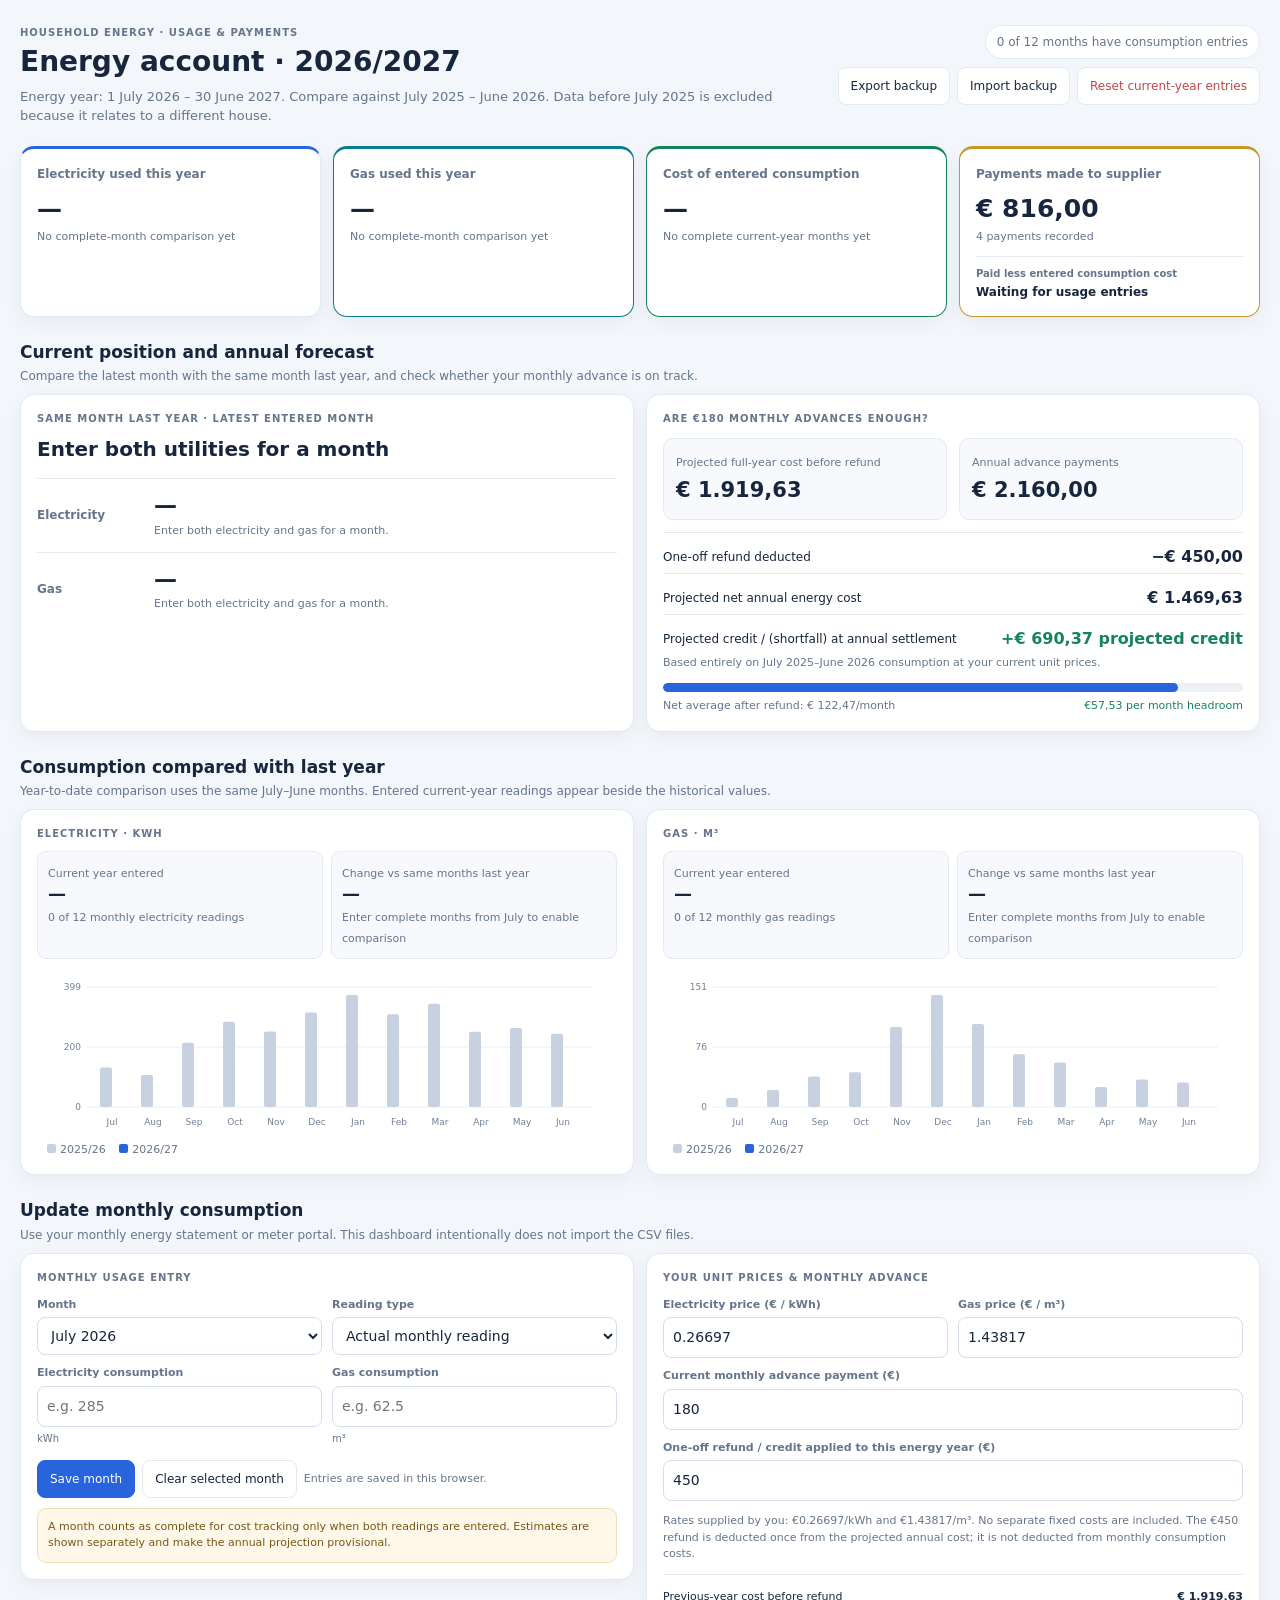
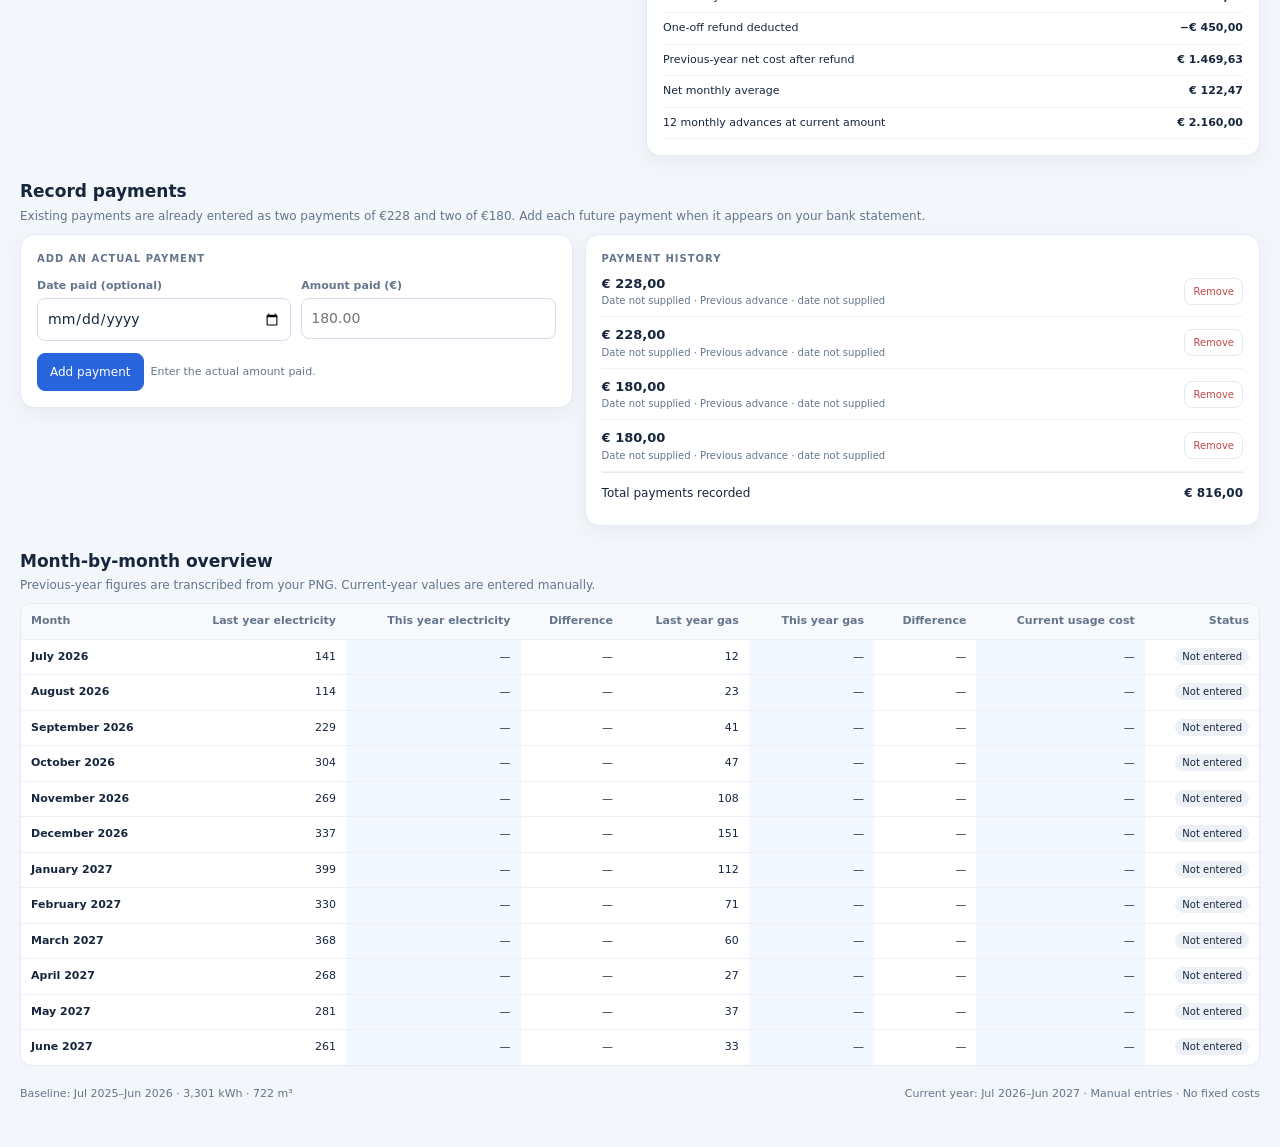
<file: Energy use/index.html>
<!doctype html>
<html lang="en">
<head>
<meta charset="utf-8"><meta name="viewport" content="width=device-width,initial-scale=1">
<title>Household Energy Account</title><link rel="stylesheet" href="styles.css">
</head>
<body><main class="wrap">
<header class="top">
 <div><div class="eyebrow">Household energy · usage & payments</div><h1>Energy account · 2026/2027</h1>
 <p class="sub">Energy year: 1 July 2026 – 30 June 2027. Compare against July 2025 – June 2026. Data before July 2025 is excluded because it relates to a different house.</p></div>
 <div class="top-actions"><span class="status" id="status">Loading account…</span><div class="actions"><button id="export">Export backup</button><button id="import">Import backup</button><button class="danger" id="reset">Reset current-year entries</button><input id="file" type="file" accept="application/json" hidden></div></div>
</header>
<section class="grid kpis">
 <article class="card kpi"><div class="label">Electricity used this year</div><div class="big" id="ekpi">—</div><div class="foot" id="efoot">Previous year: 3,301 kWh</div></article>
 <article class="card kpi gas"><div class="label">Gas used this year</div><div class="big" id="gkpi">—</div><div class="foot" id="gfoot">Previous year: 722 m³</div></article>
 <article class="card kpi cost"><div class="label">Cost of entered consumption</div><div class="big" id="ckpi">—</div><div class="foot" id="cfoot">Calculated from complete months</div></article>
 <article class="card kpi paid"><div class="label">Payments made to supplier</div><div class="big" id="pkpi">€816.00</div><div class="foot" id="pfoot">4 payments recorded</div><div class="paid-balance"><span>Paid less entered consumption cost</span><strong id="balance">Waiting for usage entries</strong></div></article>
</section>
<section class="section-head"><h2>Current position and annual forecast</h2><p>Compare the latest month with the same month last year, and check whether your monthly advance is on track.</p></section>
<section class="grid account-grid">
 <article class="card monthly-compare">
  <div class="tag">Same month last year · latest entered month</div>
  <div class="compare-month" id="compareMonth">No current-year month entered yet</div>
  <div class="yoy-row">
   <div class="yoy-label">Electricity</div><div><strong id="emom">—</strong><div class="foot" id="emomsub">Enter a monthly electricity reading.</div></div>
  </div>
  <div class="yoy-row">
   <div class="yoy-label">Gas</div><div><strong id="gmom">—</strong><div class="foot" id="gmomsub">Enter a monthly gas reading.</div></div>
  </div>
 </article>
 <article class="card forecast">
  <div class="tag">Are €180 monthly advances enough?</div>
  <div class="forecast-main"><div><span class="foot">Projected full-year cost before refund</span><strong id="projected">€1,919.63</strong></div><div><span class="foot">Annual advance payments</span><strong id="annualAdvance">€2,160.00</strong></div></div>
  <div class="balance-line"><span>One-off refund deducted</span><strong id="refundApplied">−€450.00</strong></div>
  <div class="balance-line"><span>Projected net annual energy cost</span><strong id="projectedNetCost">€1,469.63</strong></div>
  <div class="balance-line"><span>Projected credit / (shortfall) at annual settlement</span><strong id="projectionBalance">+€690.37</strong></div>
  <div class="foot" id="projectionBasis">Based on previous year's consumption at your current unit prices, because no current-year readings have been entered yet.</div>
  <div class="meter"><span id="meterFill"></span></div>
  <div class="smallrow"><span id="monthlyAverage">Expected average: €159.97/month</span><span id="paymentVerdict" class="good">€180 appears sufficient</span></div>
 </article>
</section>
<section class="section-head"><h2>Consumption compared with last year</h2><p>Year-to-date comparison uses the same July–June months. Entered current-year readings appear beside the historical values.</p></section>
<section class="grid two">
 <article class="card"><div class="tag">Electricity · kWh</div><div class="compare"><div><span class="foot">Current year entered</span><strong id="eytd">—</strong><span class="foot" id="eytdsub">No entries yet</span></div><div><span class="foot">Change vs same months last year</span><strong id="echg">—</strong><span class="foot" id="echgsub">Waiting for entries</span></div></div><svg id="echart" class="chart" viewBox="0 0 540 175" role="img" aria-label="Electricity comparison by month"></svg><div class="legend"><i class="swatch old"></i>2025/26 <i class="swatch new"></i>2026/27</div></article>
 <article class="card"><div class="tag">Gas · m³</div><div class="compare"><div><span class="foot">Current year entered</span><strong id="gytd">—</strong><span class="foot" id="gytdsub">No entries yet</span></div><div><span class="foot">Change vs same months last year</span><strong id="gchg">—</strong><span class="foot" id="gchgsub">Waiting for entries</span></div></div><svg id="gchart" class="chart" viewBox="0 0 540 175" role="img" aria-label="Gas comparison by month"></svg><div class="legend"><i class="swatch old"></i>2025/26 <i class="swatch new"></i>2026/27</div></article>
</section>
<section class="section-head"><h2>Update monthly consumption</h2><p>Use your monthly energy statement or meter portal. This dashboard intentionally does not import the CSV files.</p></section>
<section class="grid input-grid">
 <article class="card">
  <div class="tag">Monthly usage entry</div>
  <div class="fieldgrid">
   <div class="field"><label for="month">Month</label><select id="month"></select></div>
   <div class="field"><label for="quality">Reading type</label><select id="quality"><option value="complete">Actual monthly reading</option><option value="estimate">Estimate / partial month</option></select></div>
   <div class="field"><label for="elec">Electricity consumption</label><input id="elec" type="number" min="0" step="0.01" placeholder="e.g. 285"><small>kWh</small></div>
   <div class="field"><label for="gas">Gas consumption</label><input id="gas" type="number" min="0" step="0.001" placeholder="e.g. 62.5"><small>m³</small></div>
  </div>
  <div class="actions"><button class="primary" id="save">Save month</button><button id="clear">Clear selected month</button><span class="foot" id="feedback">Entries are saved in this browser.</span></div>
  <p class="note">A month counts as complete for cost tracking only when both readings are entered. Estimates are shown separately and make the annual projection provisional.</p>
 </article>
 <article class="card">
  <div class="tag">Your unit prices & monthly advance</div>
  <div class="fieldgrid">
   <div class="field"><label for="erate">Electricity price (€ / kWh)</label><input id="erate" type="number" min="0" step="0.00001"></div>
   <div class="field"><label for="grate">Gas price (€ / m³)</label><input id="grate" type="number" min="0" step="0.00001"></div>
   <div class="field wide"><label for="advance">Current monthly advance payment (€)</label><input id="advance" type="number" min="0" step="0.01"></div>
   <div class="field wide"><label for="refund">One-off refund / credit applied to this energy year (€)</label><input id="refund" type="number" min="0" step="0.01"></div>
  </div>
  <p class="foot">Rates supplied by you: €0.26697/kWh and €1.43817/m³. No separate fixed costs are included. The €450 refund is deducted once from the projected annual cost; it is not deducted from monthly consumption costs.</p>
  <div class="mini-summary"><div><span>Previous-year cost before refund</span><b id="baselineCost">€1,919.63</b></div><div><span>One-off refund deducted</span><b id="baselineRefund">−€450.00</b></div><div><span>Previous-year net cost after refund</span><b id="baselineNetCost">€1,469.63</b></div><div><span>Net monthly average</span><b id="baselineMonthly">€122.47</b></div><div><span>12 monthly advances at current amount</span><b id="annualPlan">€2,160.00</b></div></div>
 </article>
</section>
<section class="section-head"><h2>Record payments</h2><p>Existing payments are already entered as two payments of €228 and two of €180. Add each future payment when it appears on your bank statement.</p></section>
<section class="grid payments-grid">
 <article class="card">
  <div class="tag">Add an actual payment</div>
  <div class="fieldgrid">
   <div class="field"><label for="paymentDate">Date paid (optional)</label><input id="paymentDate" type="date"></div>
   <div class="field"><label for="paymentAmount">Amount paid (€)</label><input id="paymentAmount" type="number" min="0.01" step="0.01" placeholder="180.00"></div>
  </div>
  <div class="actions"><button class="primary" id="addPayment">Add payment</button><span id="paymentFeedback" class="foot">Enter the actual amount paid.</span></div>
 </article>
 <article class="card">
  <div class="tag">Payment history</div>
  <div id="paymentList" class="payment-list"></div>
  <div class="payment-total"><span>Total payments recorded</span><strong id="paymentGrandTotal">€816.00</strong></div>
 </article>
</section>
<section class="section-head"><h2>Month-by-month overview</h2><p>Previous-year figures are transcribed from your PNG. Current-year values are entered manually.</p></section>
<div class="tablewrap"><table class="table"><thead><tr><th>Month</th><th>Last year electricity</th><th class="current">This year electricity</th><th>Difference</th><th>Last year gas</th><th class="current">This year gas</th><th>Difference</th><th class="current">Current usage cost</th><th>Status</th></tr></thead><tbody id="rows"></tbody></table></div>
<footer class="footer"><span>Baseline: Jul 2025–Jun 2026 · 3,301 kWh · 722 m³</span><span>Current year: Jul 2026–Jun 2027 · Manual entries · No fixed costs</span></footer>
</main><script src="app.js" defer></script></body></html>
</file>
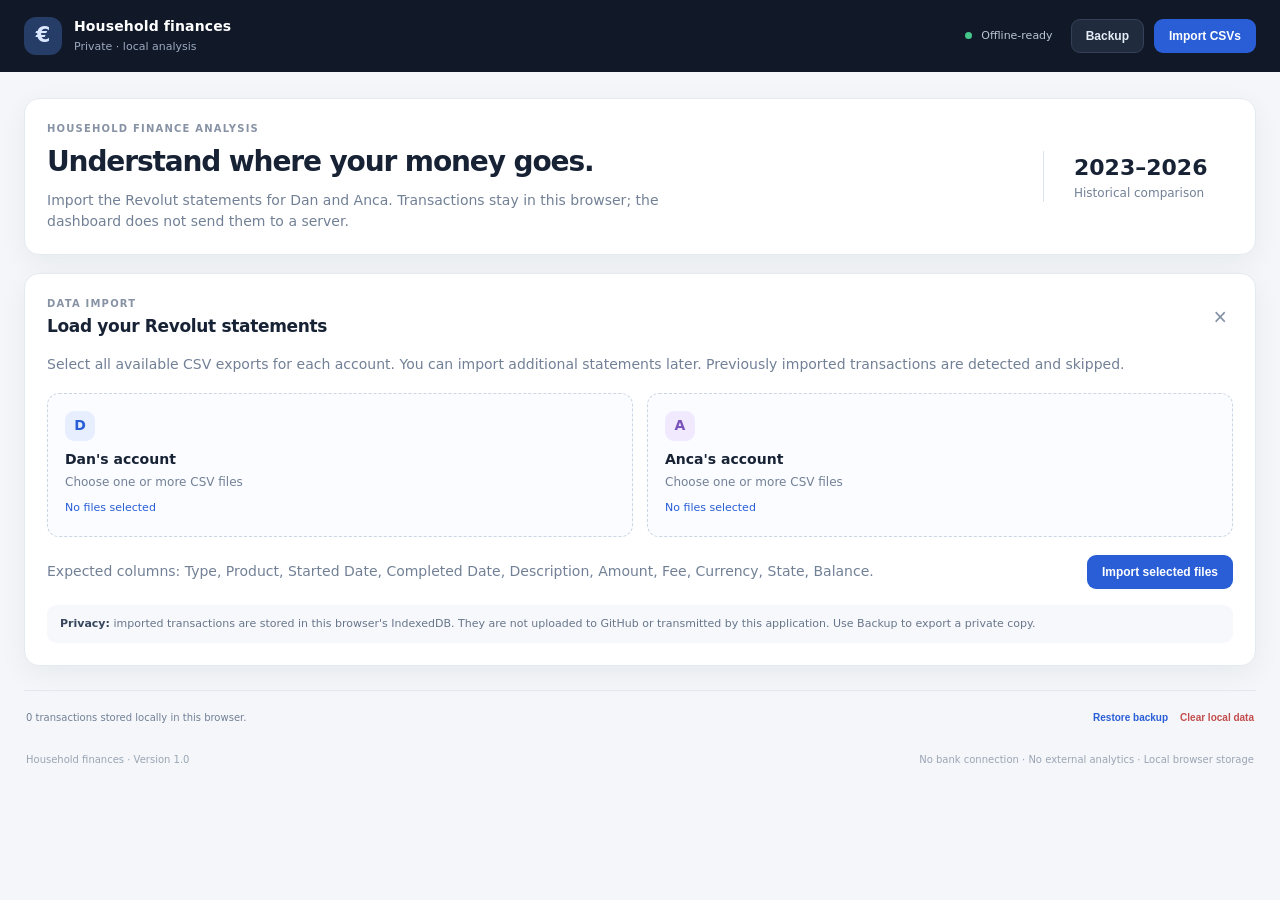
<file: Finances/index.html>
<!doctype html>
<html lang="en">
<head>
  <meta charset="utf-8">
  <meta name="viewport" content="width=device-width, initial-scale=1">
  <meta name="theme-color" content="#111827">
  <title>Household finances</title>
  <link rel="stylesheet" href="styles.css">
</head>
<body>
  <header class="topbar">
    <div class="brand">
      <div class="brand-mark">€</div>
      <div><strong>Household finances</strong><span>Private · local analysis</span></div>
    </div>
    <div class="top-actions">
      <span class="connection"><i></i> Offline-ready</span>
      <button class="button button-quiet" id="backupBtn">Backup</button>
      <button class="button button-primary" id="showImportBtn">Import CSVs</button>
    </div>
  </header>

  <main class="shell">
    <section class="welcome panel" id="welcomePanel">
      <div class="welcome-copy">
        <div class="eyebrow">HOUSEHOLD FINANCE ANALYSIS</div>
        <h1>Understand where your money goes.</h1>
        <p>Import the Revolut statements for Dan and Anca. Transactions stay in this browser; the dashboard does not send them to a server.</p>
      </div>
      <div class="welcome-stat"><strong>2023–2026</strong><span>Historical comparison</span></div>
    </section>

    <section class="import-panel panel" id="importPanel">
      <div class="section-heading">
        <div><div class="eyebrow">DATA IMPORT</div><h2>Load your Revolut statements</h2></div>
        <button class="icon-button" id="closeImportBtn" aria-label="Close import panel">×</button>
      </div>
      <p class="muted">Select all available CSV exports for each account. You can import additional statements later. Previously imported transactions are detected and skipped.</p>
      <div class="import-grid">
        <label class="file-drop">
          <span class="file-icon">D</span><strong>Dan's account</strong>
          <span>Choose one or more CSV files</span>
          <input type="file" id="danFiles" accept=".csv,text/csv" multiple>
          <small id="danFileNames">No files selected</small>
        </label>
        <label class="file-drop">
          <span class="file-icon anca">A</span><strong>Anca's account</strong>
          <span>Choose one or more CSV files</span>
          <input type="file" id="ancaFiles" accept=".csv,text/csv" multiple>
          <small id="ancaFileNames">No files selected</small>
        </label>
      </div>
      <div class="import-footer">
        <span id="importMessage" class="muted">Expected columns: Type, Product, Started Date, Completed Date, Description, Amount, Fee, Currency, State, Balance.</span>
        <button class="button button-primary" id="importBtn">Import selected files</button>
      </div>
      <div class="import-note"><strong>Privacy:</strong> imported transactions are stored in this browser's IndexedDB. They are not uploaded to GitHub or transmitted by this application. Use Backup to export a private copy.</div>
    </section>

    <section id="workspace" hidden>
      <div class="workspace-head">
        <div><div class="eyebrow">YOUR HOUSEHOLD</div><h1>Financial overview</h1><p id="dataStatus" class="muted">No transactions imported yet.</p></div>
        <div class="head-filters">
          <label>Account<select id="accountFilter"><option value="all">Household · both accounts</option><option value="Dan">Dan</option><option value="Anca">Anca</option></select></label>
          <label>Period<input type="month" id="periodFilter"></label>
        </div>
      </div>

      <nav class="tabs" aria-label="Dashboard sections">
        <button class="tab active" data-tab="overview">Overview</button>
        <button class="tab" data-tab="compare">Comparisons</button>
        <button class="tab" data-tab="projects">Projects & incidental</button>
        <button class="tab" data-tab="rules">Rules</button>
        <button class="tab" data-tab="transactions">Transactions <span id="reviewBadge" class="tab-badge">0</span></button>
        <button class="tab" data-tab="forecast">Savings forecast</button>
      </nav>

      <section class="page active" id="page-overview">
        <div class="kpi-grid">
          <article class="kpi-card"><span>Income this period</span><strong id="kpiIncome">€0</strong><small id="kpiIncomeSub">Completed income transactions</small></article>
          <article class="kpi-card"><span>Net expenses</span><strong id="kpiExpenses">€0</strong><small id="kpiExpensesSub">Expenses less refunds</small></article>
          <article class="kpi-card"><span>Investments</span><strong id="kpiInvestments">€0</strong><small>Shown separately from consumption</small></article>
          <article class="kpi-card accent"><span>Cash flow after expenses</span><strong id="kpiNet">€0</strong><small>Income less expenses and investments</small></article>
        </div>
        <div class="content-grid">
          <article class="panel wide">
            <div class="section-heading"><div><div class="eyebrow">WHAT CHANGED?</div><h2>Category comparison</h2></div><select id="overviewMetric"><option value="expense">Expenses</option><option value="income">Income</option></select></div>
            <p class="muted" id="overviewPeriodNote">Compared with the same period last year and the historical average.</p>
            <div id="overviewComparison" class="comparison-list empty-state">Import statements to see category comparisons.</div>
            <button class="text-button" data-goto="compare">Open full comparison →</button>
          </article>
          <article class="panel">
            <div class="eyebrow">ATTENTION</div><h2>What needs review?</h2>
            <div class="review-summary">
              <div><strong id="reviewCount">0</strong><span>Unclassified transfers</span></div>
              <div><strong id="incidentalCount">0</strong><span>Incidental candidates</span></div>
              <div><strong id="pendingCount">0</strong><span>Pending / reverted rows</span></div>
            </div>
            <div id="attentionNotes" class="attention-notes"></div>
            <button class="text-button" data-goto="transactions">Review transactions →</button>
          </article>
        </div>
        <article class="panel insight-panel">
          <div class="section-heading"><div><div class="eyebrow">AUTOMATIC INSIGHTS</div><h2>Things worth noticing</h2></div><span class="muted small">Based on imported completed transactions</span></div>
          <div id="insights" class="insight-grid"><div class="empty-state">Insights appear after importing transactions.</div></div>
        </article>
      </section>

      <section class="page" id="page-compare">
        <div class="page-intro"><div><div class="eyebrow">HISTORICAL ANALYSIS</div><h2>Compare like with like</h2><p class="muted">The selected month is compared with the same calendar month in the previous year and the average of available earlier years. An incomplete latest month uses the same day-of-month cutoff for every year.</p></div>
          <label class="inline-select">Measure<select id="compareMetric"><option value="expense">Expenses</option><option value="income">Income</option></select></label>
        </div>
        <div class="kpi-grid compact">
          <article class="kpi-card"><span>Selected period</span><strong id="compareCurrent">€0</strong><small id="compareCurrentSub">Current period</small></article>
          <article class="kpi-card"><span>Same period last year</span><strong id="compareLastYear">—</strong><small id="compareLastYearSub">Year-on-year baseline</small></article>
          <article class="kpi-card"><span>Previous years' average</span><strong id="compareAverage">—</strong><small id="compareAverageSub">Available historical years</small></article>
          <article class="kpi-card accent"><span>Difference vs last year</span><strong id="compareDelta">—</strong><small id="compareDeltaSub">Absolute and percentage difference</small></article>
        </div>
        <article class="panel">
          <div class="section-heading"><div><div class="eyebrow">BY CATEGORY</div><h2>Where the difference comes from</h2></div><span id="historyYears" class="muted small"></span></div>
          <div id="comparisonTable" class="table-wrap"><div class="empty-state">Import data to calculate historical comparisons.</div></div>
        </article>
        <div class="note-box">Comparison years are included only when the selected account has transaction data in that calendar month. A missing historical year is not treated as zero.</div>
      </section>

      <section class="page" id="page-projects">
        <div class="page-intro"><div><div class="eyebrow">EXCEPTIONAL SPENDING</div><h2>Projects & incidental expenses</h2><p class="muted">Keep everyday categories intact while grouping trips, renovations and other time-limited spending into projects.</p></div></div>
        <div class="content-grid">
          <article class="panel wide"><div class="section-heading"><div><div class="eyebrow">PROJECTS</div><h2>Spending by project</h2></div><button class="button button-secondary" data-goto="rules">Create a project rule</button></div><div id="projectSummary" class="project-grid"><div class="empty-state">Add a project label through a rule or transaction override.</div></div></article>
          <article class="panel"><div class="eyebrow">DETECTION SETTINGS</div><h2>Incidental candidates</h2><p class="muted small">Suggestions are based on how often a merchant appears in the selected year. They do not change the category automatically.</p>
            <label class="form-label">Maximum transactions per merchant / year<input type="number" id="incidentalMax" min="1" max="12" value="2"></label>
            <label class="form-label">Minimum total amount (€)<input type="number" id="incidentalMin" min="0" step="5" value="75"></label>
            <button class="button button-secondary" id="saveIncidental">Update detection</button>
          </article>
        </div>
        <article class="panel"><div class="section-heading"><div><div class="eyebrow">SUGGESTIONS</div><h2>Possible one-time or limited expenses</h2></div><span class="muted small" id="incidentalPeriod"></span></div><div id="incidentalList" class="table-wrap"><div class="empty-state">Import transactions to detect incidental expenses.</div></div></article>
      </section>

      <section class="page" id="page-rules">
        <div class="page-intro"><div><div class="eyebrow">AUTOMATIC CLASSIFICATION</div><h2>Rules that fit your life</h2><p class="muted">Create rules from merchant names, dates, accounts, transaction types and amounts. Newer matching rules take precedence for fields they set. Individual transaction overrides always take priority.</p></div></div>
        <article class="panel">
          <div class="section-heading"><div><div class="eyebrow">NEW RULE</div><h2>Create an automatic rule</h2></div></div>
          <form id="ruleForm" class="rule-form">
            <label class="form-label">Rule name<input name="name" required placeholder="Summer holiday 2026"></label>
            <label class="form-label">Account<select name="account"><option value="all">Both accounts</option><option value="Dan">Dan</option><option value="Anca">Anca</option></select></label>
            <label class="form-label">Description / merchant contains<input name="contains" placeholder="Optional, e.g. Booking.com"></label>
            <label class="form-label">Transaction type<select name="type"><option value="all">Any type</option><option>Card Payment</option><option>Card Refund</option><option>Transfer</option><option>Deposit</option><option>Topup</option><option>Fee</option><option>Exchange</option></select></label>
            <label class="form-label">Date from<input name="dateFrom" type="date"></label>
            <label class="form-label">Date to<input name="dateTo" type="date"></label>
            <label class="form-label">Amount minimum (€)<input name="amountMin" type="number" min="0" step="0.01" placeholder="Optional"></label>
            <label class="form-label">Amount maximum (€)<input name="amountMax" type="number" min="0" step="0.01" placeholder="Optional"></label>
            <label class="form-label">Apply to<select name="direction"><option value="all">All matching transactions</option><option value="expense">Expenses and refunds only</option><option value="income">Income only</option></select></label>
            <label class="form-label">Set category<input name="category" list="categoryOptions" placeholder="Leave blank to keep current category"></label>
            <label class="form-label">Set project / event<input name="project" placeholder="e.g. Summer holiday 2026"></label>
            <label class="form-label">Set treatment<select name="treatment"><option value="">Keep current treatment</option><option value="expense">Expense</option><option value="income">Income</option><option value="refund">Refund</option><option value="internal">Internal transfer</option><option value="investment">Investment</option><option value="review">Needs review</option><option value="exclude">Exclude</option></select></label>
            <label class="form-label">Expense nature<select name="nature"><option value="">Automatic / unchanged</option><option value="ordinary">Normal expense</option><option value="incidental">Incidental / one-time</option><option value="annual">Annual expense</option><option value="limited">Limited recurring</option></select></label>
            <div class="form-actions"><button class="button button-primary" type="submit">Save rule</button><span class="muted small">Example: use a date range with “Expenses only” and a project name to group all holiday spending.</span></div>
          </form>
        </article>
        <article class="panel"><div class="section-heading"><div><div class="eyebrow">YOUR RULES</div><h2>Active classification rules</h2></div><span class="muted small" id="ruleCount">0 rules</span></div><div id="rulesList" class="rules-list"><div class="empty-state">No custom rules yet.</div></div></article>
        <datalist id="categoryOptions"></datalist>
      </section>

      <section class="page" id="page-transactions">
        <div class="page-intro"><div><div class="eyebrow">TRANSACTION REVIEW</div><h2>Find and correct transactions</h2><p class="muted">Search merchants, inspect classifications and override individual transactions. Imported rows are never altered in their original source fields.</p></div><button class="button button-secondary" id="exportCsvBtn">Export filtered CSV</button></div>
        <div class="filter-row">
          <label class="search-field">Search<input type="search" id="transactionSearch" placeholder="Merchant, description or project"></label>
          <label>Category<select id="transactionCategory"><option value="all">All categories</option><option value="__review">Needs review</option></select></label>
          <label>Treatment<select id="transactionTreatment"><option value="all">All treatments</option><option value="expense">Expense</option><option value="income">Income</option><option value="refund">Refund</option><option value="internal">Internal transfer</option><option value="investment">Investment</option><option value="review">Needs review</option><option value="exclude">Excluded</option></select></label>
        </div>
        <div class="table-wrap"><table class="data-table"><thead><tr><th>Date</th><th>Account</th><th>Description</th><th>Amount</th><th>Category / project</th><th>Classification</th><th></th></tr></thead><tbody id="transactionRows"><tr><td colspan="7" class="empty-state">Import statements to view transactions.</td></tr></tbody></table></div>
        <div class="table-footer"><span id="transactionCount" class="muted small">0 transactions</span><div><button class="button button-secondary" id="prevPage">Previous</button><button class="button button-secondary" id="nextPage">Next</button></div></div>
      </section>

      <section class="page" id="page-forecast">
        <div class="page-intro"><div><div class="eyebrow">CASH FLOW PLANNING</div><h2>How much could we safely save?</h2><p class="muted">A forward-looking estimate using your current account balances, the next salary date and recent household spending. Account balances must be entered manually because CSV exports are historical.</p></div></div>
        <div class="forecast-grid">
          <article class="panel"><div class="eyebrow">YOUR INPUTS</div><h2>Cash available now</h2>
            <label class="form-label">Dan's current available balance (€)<input id="balanceDan" type="number" step="0.01" placeholder="Enter current balance"></label>
            <label class="form-label">Anca's current available balance (€)<input id="balanceAnca" type="number" step="0.01" placeholder="Enter current balance"></label>
            <label class="form-label">Next salary date<input id="nextSalaryDate" type="date"></label>
            <label class="form-label">Other income arriving before salary (€)<input id="incomeBeforePayday" type="number" min="0" step="0.01" placeholder="0"></label>
            <label class="form-label">Known payments before salary (€)<input id="upcomingPayments" type="number" min="0" step="0.01" placeholder="0"></label>
            <label class="form-label">Minimum cash reserve (€)<input id="cashReserve" type="number" min="0" step="0.01" placeholder="300"></label>
            <button class="button button-primary" id="saveForecast">Calculate savings potential</button>
          </article>
          <article class="panel forecast-result"><div class="eyebrow">ESTIMATED SAFE SAVINGS</div><h2 id="safeSavings">Enter your balances</h2><p id="forecastStatus" class="muted">The forecast will show how much remains after estimated spending, known payments and your minimum reserve.</p>
            <div class="forecast-breakdown" id="forecastBreakdown"></div>
            <div class="note-box">This is a planning estimate, not a bank balance or a guarantee. The spending rate uses the latest 90 days of imported transactions. Update the CSVs and balances before relying on the result.</div>
          </article>
        </div>
      </section>
    </section>

    <section class="storage-footer" id="storageFooter">
      <span id="storageStatus">Data remains in this browser only.</span>
      <div><button class="text-button" id="restoreBtn">Restore backup</button><button class="text-button danger-text" id="clearDataBtn">Clear local data</button><input type="file" id="restoreFile" accept=".json,application/json" hidden></div>
    </section>
    <footer><span>Household finances · Version 1.0</span><span>No bank connection · No external analytics · Local browser storage</span></footer>
  </main>

  <dialog id="editDialog">
    <form method="dialog" id="editForm">
      <div class="section-heading"><div><div class="eyebrow">MANUAL OVERRIDE</div><h2>Edit transaction classification</h2></div><button class="icon-button" value="cancel" aria-label="Close">×</button></div>
      <p id="editTransactionLabel" class="muted"></p>
      <input type="hidden" id="editId">
      <label class="form-label">Category<select id="editCategory"></select></label>
      <label class="form-label">Project / event<input id="editProject" placeholder="Optional"></label>
      <label class="form-label">Treatment<select id="editTreatment"><option value="auto">Use automatic classification</option><option value="expense">Expense</option><option value="income">Income</option><option value="refund">Refund</option><option value="internal">Internal transfer</option><option value="investment">Investment</option><option value="review">Needs review</option><option value="exclude">Exclude</option></select></label>
      <label class="form-label">Expense nature<select id="editNature"><option value="auto">Automatic detection</option><option value="ordinary">Normal expense</option><option value="incidental">Incidental / one-time</option><option value="annual">Annual expense</option><option value="limited">Limited recurring</option></select></label>
      <div class="dialog-actions"><button class="button button-secondary" id="clearOverrideBtn" type="button">Clear override</button><span></span><button class="button button-primary" id="saveOverrideBtn" type="button">Save override</button></div>
    </form>
  </dialog>
  <script src="app.js"></script>
</body>
</html>
</file>
<file: Energy use/styles.css>
:root{--bg:#f3f6fa;--card:#fff;--ink:#17263d;--muted:#65758b;--line:#e3eaf2;--blue:#2864dc;--teal:#087f8c;--green:#16845b;--red:#c34747;--amber:#a66b10}*{box-sizing:border-box}body{margin:0;background:var(--bg);color:var(--ink);font:14px/1.5 system-ui,"Segoe UI",sans-serif}.wrap{max-width:1280px;margin:auto;padding:25px 20px 45px}.top{display:flex;justify-content:space-between;gap:22px;align-items:flex-start;margin-bottom:20px}.top-actions{min-width:300px;text-align:right}.eyebrow,.tag{font-size:10px;text-transform:uppercase;letter-spacing:.1em;font-weight:800;color:var(--muted)}h1{font-size:28px;line-height:1.2;margin:5px 0 8px}.sub{max-width:760px;color:var(--muted);font-size:13px;margin:0}.status{font-size:12px;background:#fff;border:1px solid var(--line);padding:7px 11px;border-radius:30px;margin-bottom:8px;display:inline-block;color:var(--muted)}.actions{display:flex;gap:7px;flex-wrap:wrap;align-items:center}button{border:1px solid var(--line);border-radius:8px;background:#fff;padding:9px 12px;font-weight:700;cursor:pointer;color:var(--ink);font:inherit;font-size:12px}button:hover{border-color:#b9c8dc}button.primary{background:var(--blue);color:#fff;border-color:var(--blue)}button.danger{color:var(--red)}button.remove-payment{padding:5px 8px;color:var(--red);font-size:10px}.grid{display:grid;gap:12px}.kpis{grid-template-columns:repeat(4,1fr)}.card{background:var(--card);border:1px solid var(--line);border-radius:14px;padding:16px;box-shadow:0 6px 20px #18304c0d;min-width:0}.kpi{border-top:3px solid var(--blue)}.kpi.gas{border-color:var(--teal)}.kpi.cost{border-color:var(--green)}.kpi.paid{border-color:#c8972b}.label{font-size:12px;color:var(--muted);font-weight:700}.big{font-size:25px;font-weight:800;margin:7px 0 2px}.foot{font-size:11px;color:var(--muted)}.section-head{margin:23px 0 9px}.section-head h2{font-size:17px;margin:0}.section-head p{font-size:12px;color:var(--muted);margin:2px 0}.account-grid{grid-template-columns:1fr 1fr}.account-hero,.forecast-main{display:grid;grid-template-columns:1fr 1fr;gap:12px;margin:12px 0}.account-hero>div,.forecast-main>div{background:#f7f9fc;border:1px solid var(--line);border-radius:10px;padding:12px}.account-hero strong,.forecast-main strong{display:block;font-size:21px;margin-top:3px;font-variant-numeric:tabular-nums}.balance-line{display:flex;justify-content:space-between;align-items:center;gap:10px;border-top:1px solid var(--line);padding:12px 0 4px;font-size:12px}.balance-line strong{font-size:16px;font-variant-numeric:tabular-nums;text-align:right}.note{font-size:11px;color:#775719;background:#fff8e9;border:1px solid #efdfb9;padding:10px;border-radius:9px;margin:10px 0 0}.meter{height:9px;border-radius:9px;background:#edf1f6;overflow:hidden;margin:12px 0 6px}.meter span{height:100%;width:0;background:var(--blue);display:block;border-radius:9px;transition:width .2s}.smallrow{display:flex;justify-content:space-between;gap:8px;font-size:11px;color:var(--muted)}.good{color:var(--green)!important}.bad{color:var(--red)!important}.two{grid-template-columns:1fr 1fr}.mom-grid{margin-top:12px}.compare{display:grid;grid-template-columns:1fr 1fr;gap:8px;margin-top:10px}.compare>div{background:#f7f9fc;border:1px solid var(--line);padding:10px;border-radius:9px;min-width:0}.compare strong{display:block;font-size:18px;line-height:1.25;overflow-wrap:anywhere}.chart{width:100%;height:175px;display:block;margin-top:8px}.legend{font-size:11px;color:var(--muted)}.swatch{display:inline-block;width:9px;height:9px;border-radius:2px;margin:0 4px 0 10px}.swatch.old{background:#c7d1df}.swatch.new{background:var(--blue)}.input-grid{grid-template-columns:1fr 1fr;align-items:start}.payments-grid{grid-template-columns:.9fr 1.1fr;align-items:start}.fieldgrid{display:grid;grid-template-columns:1fr 1fr;gap:10px;margin:12px 0}.field{min-width:0}.field label{display:block;color:var(--muted);font-size:11px;font-weight:750;margin-bottom:4px}.field input,.field select{width:100%;padding:9px;border:1px solid #d4deea;border-radius:8px;font:inherit;color:var(--ink);background:#fff}.field small{font-size:10px;color:var(--muted)}.field.wide{grid-column:1/-1}.mini-summary{border-top:1px solid var(--line);margin-top:10px;padding-top:7px}.mini-summary div,.payment-total{display:flex;justify-content:space-between;gap:8px;padding:7px 0;border-bottom:1px solid #eff2f6;font-size:11px}.mini-summary b,.payment-total strong{font-variant-numeric:tabular-nums}.payment-list{max-height:250px;overflow:auto}.payment-row{display:flex;justify-content:space-between;align-items:center;gap:10px;border-bottom:1px solid #eff2f6;padding:8px 0}.payment-row>div{display:flex;flex-direction:column;min-width:0}.payment-row b{font-size:13px}.payment-row span{font-size:10px;color:var(--muted)}.payment-total{border:0;border-top:1px solid var(--line);font-size:12px;padding-top:11px}.tablewrap{overflow:auto;border:1px solid var(--line);border-radius:11px;background:#fff}.table{border-collapse:collapse;width:100%;min-width:900px;font-variant-numeric:tabular-nums}.table th,.table td{padding:9px 10px;border-bottom:1px solid #edf1f5;text-align:right;font-size:11px;white-space:nowrap}.table th{background:#f7f9fc;color:var(--muted);font-weight:800}.table td:first-child,.table th:first-child{text-align:left}.table tr:last-child td{border:0}.current{background:#f3f7ff}.pill{font-style:normal;font-size:10px;border-radius:20px;padding:3px 7px;background:#edf1f6;white-space:nowrap}.pill.done{background:#e4f5eb;color:#18744f}.pill.partial{background:#fff0d4;color:#8b600a}.footer{font-size:11px;color:var(--muted);display:flex;justify-content:space-between;gap:10px;flex-wrap:wrap;margin-top:20px}@media(max-width:950px){.kpis{grid-template-columns:1fr 1fr}.top{flex-direction:column}.top-actions{text-align:left}.account-grid,.input-grid,.payments-grid{grid-template-columns:1fr}}@media(max-width:600px){.wrap{padding:15px 10px}.two{grid-template-columns:1fr}.fieldgrid{grid-template-columns:1fr}.account-hero,.forecast-main{grid-template-columns:1fr 1fr}.big{font-size:22px}.smallrow{flex-direction:column}.balance-line{align-items:flex-start;flex-direction:column}.balance-line strong{text-align:left}}
/* Combined same-month year-on-year comparison */
.monthly-compare{min-height:100%}.compare-month{font-size:20px;font-weight:800;margin:8px 0 14px}.yoy-row{display:grid;grid-template-columns:105px 1fr;gap:12px;align-items:center;padding:12px 0;border-top:1px solid var(--line)}.yoy-label{font-size:12px;font-weight:800;color:var(--muted)}.yoy-value{font-size:23px;font-weight:800;line-height:1.25;font-variant-numeric:tabular-nums}.yoy-row .foot{display:block;margin-top:3px}.paid-balance{border-top:1px solid var(--line);margin-top:10px;padding-top:9px;display:flex;flex-direction:column;gap:3px}.paid-balance span{font-size:10px;color:var(--muted);font-weight:700}.paid-balance strong{font-size:12px;font-variant-numeric:tabular-nums;line-height:1.35}.kpi.paid .big{margin-bottom:2px}
@media(max-width:600px){.yoy-row{grid-template-columns:82px 1fr}.compare-month{font-size:18px}}
</file>
<file: Finances/styles.css>
:root{color-scheme:light;--ink:#172235;--muted:#728096;--line:#e5eaf0;--surface:#fff;--canvas:#f4f6f9;--blue:#295ed6;--blue-soft:#edf3ff;--green:#16845b;--green-soft:#eaf7f0;--red:#c34d4d;--red-soft:#fff0ef;--amber:#a56a12;--amber-soft:#fff6e5;--shadow:0 8px 28px rgba(21,35,58,.055);font-family:Inter,ui-sans-serif,system-ui,-apple-system,"Segoe UI",sans-serif}*{box-sizing:border-box}body{margin:0;background:var(--canvas);color:var(--ink);font-size:14px;line-height:1.5}.topbar{height:72px;background:#111827;color:#fff;display:flex;align-items:center;justify-content:space-between;padding:0 max(24px,calc((100vw - 1320px)/2));gap:20px}.brand{display:flex;align-items:center;gap:12px}.brand-mark{width:38px;height:38px;border-radius:12px;background:#263d68;display:grid;place-items:center;font-weight:800;font-size:21px;color:#dce8ff}.brand strong,.brand span{display:block}.brand strong{font-size:14px;letter-spacing:.01em}.brand span{font-size:11px;color:#9caac0;margin-top:2px}.top-actions{display:flex;align-items:center;gap:10px}.connection{font-size:11px;color:#b9c5d7;margin-right:8px}.connection i{display:inline-block;width:7px;height:7px;border-radius:50%;background:#45c58a;margin-right:6px}.shell{max-width:1320px;margin:26px auto 0;padding:0 24px}.welcome{display:flex;justify-content:space-between;align-items:center;padding:24px 30px;margin-bottom:18px;background:linear-gradient(115deg,#fff 0%,#f0f5ff 100%)}.welcome h1,.workspace-head h1{font-size:28px;letter-spacing:-.04em;margin:5px 0}.welcome p{max-width:650px;margin:7px 0 0;color:var(--muted)}.welcome-stat{border-left:1px solid #dce4f1;padding-left:30px;min-width:190px}.welcome-stat strong,.welcome-stat span{display:block}.welcome-stat strong{font-size:22px}.welcome-stat span{color:var(--muted);font-size:12px}.panel{background:var(--surface);border:1px solid var(--line);border-radius:15px;padding:22px;box-shadow:var(--shadow)}.import-panel{margin-bottom:24px}.section-heading{display:flex;justify-content:space-between;align-items:center;gap:16px}.section-heading h2,.panel h2{font-size:17px;letter-spacing:-.02em;margin:3px 0 0}.eyebrow{font-size:10px;letter-spacing:.12em;font-weight:800;color:#8793a5}.muted{color:var(--muted)}.small{font-size:11px}.import-grid{display:grid;grid-template-columns:1fr 1fr;gap:14px;margin:18px 0}.file-drop{position:relative;min-height:144px;padding:17px;border:1.5px dashed #cbd5e3;background:#fafcff;border-radius:12px;display:flex;flex-direction:column;align-items:flex-start;gap:3px;cursor:pointer}.file-drop:hover{border-color:var(--blue);background:#f7faff}.file-drop input{position:absolute;inset:0;width:100%;height:100%;opacity:0;cursor:pointer}.file-drop strong{margin-top:5px}.file-drop>span:not(.file-icon){font-size:12px;color:var(--muted)}.file-drop small{color:var(--blue);font-size:11px;margin-top:6px;max-width:100%;overflow:hidden;text-overflow:ellipsis;white-space:nowrap}.file-icon{width:30px;height:30px;border-radius:9px;background:#e7efff;color:var(--blue);display:grid;place-items:center;font-weight:800}.file-icon.anca{background:#f1eaff;color:#7a52bc}.import-footer{display:flex;align-items:center;justify-content:space-between;gap:16px}.import-note,.note-box{margin-top:16px;padding:11px 13px;border-radius:9px;background:#f6f8fb;color:#68768b;font-size:11px}.import-note strong{color:#37465d}.import-panel[hidden],#workspace[hidden]{display:none}.button{border:1px solid transparent;border-radius:9px;padding:9px 14px;font-weight:700;font-size:12px;cursor:pointer;transition:.15s ease}.button:hover{transform:translateY(-1px)}.button-primary{background:var(--blue);color:#fff}.button-primary:hover{background:#1f4eb8}.button-secondary{background:#fff;border-color:#dce3ec;color:#43516a}.button-quiet{background:#202b3e;border-color:#344158;color:#e6edf7}.icon-button{border:0;background:transparent;font-size:23px;color:#8090a5;cursor:pointer;line-height:1}.workspace-head{display:flex;align-items:end;justify-content:space-between;gap:20px;margin:24px 0 18px}.workspace-head h1{margin-top:2px}.workspace-head p{font-size:12px;margin:0}.head-filters{display:flex;gap:10px}.head-filters label,.filter-row label,.inline-select{display:flex;flex-direction:column;gap:5px;color:var(--muted);font-size:10px;font-weight:700;letter-spacing:.04em}input,select{font:inherit;color:var(--ink);border:1px solid #dce3ec;border-radius:8px;background:#fff;padding:9px 10px;min-width:0}input:focus,select:focus{outline:2px solid #cbdcff;border-color:#7ca0f2}.head-filters select,.head-filters input{min-width:175px}.tabs{display:flex;gap:5px;border-bottom:1px solid var(--line);margin-bottom:18px;overflow-x:auto}.tab{border:0;border-bottom:2px solid transparent;background:transparent;color:#728096;padding:12px 13px 11px;font-size:12px;font-weight:700;white-space:nowrap;cursor:pointer}.tab.active{color:var(--blue);border-bottom-color:var(--blue)}.tab-badge{display:inline-grid;place-items:center;border-radius:99px;background:#fff0e6;color:#a85a17;min-width:18px;height:18px;font-size:10px;margin-left:4px;padding:0 5px}.page{display:none}.page.active{display:block}.kpi-grid{display:grid;grid-template-columns:repeat(4,minmax(0,1fr));gap:13px;margin-bottom:15px}.kpi-card{border:1px solid var(--line);background:#fff;border-radius:13px;padding:17px 18px;box-shadow:var(--shadow);min-width:0}.kpi-card>span,.kpi-card>small{display:block;color:var(--muted);font-size:11px}.kpi-card>strong{display:block;font-size:25px;letter-spacing:-.04em;margin:5px 0 2px;white-space:nowrap;overflow:hidden;text-overflow:ellipsis}.kpi-card>small{font-size:10px}.kpi-card.accent{background:#f0f5ff;border-color:#d8e4ff}.kpi-card.accent>strong{color:#2456c3}.kpi-grid.compact .kpi-card>strong{font-size:21px}.content-grid{display:grid;grid-template-columns:minmax(0,1.65fr) minmax(270px,.9fr);gap:14px;margin-bottom:14px}.content-grid>.panel{min-width:0}.panel.wide{min-width:0}.section-heading select{max-width:150px}.comparison-list{margin-top:14px}.comparison-row{display:grid;grid-template-columns:minmax(125px,1.1fr) minmax(130px,2fr) 85px;gap:13px;align-items:center;padding:11px 0;border-bottom:1px solid #eff2f6}.comparison-row:last-child{border-bottom:0}.cat-name{font-weight:700;font-size:12px}.cat-meta{font-size:10px;color:var(--muted);margin-top:2px}.bar-stack{display:grid;gap:4px}.bar-line{height:7px;background:#eef1f5;border-radius:99px;overflow:hidden}.bar-fill{height:100%;border-radius:99px;background:#9daabe}.bar-fill.current{background:#3267d8}.bar-caption{display:flex;justify-content:space-between;color:#8793a5;font-size:9px}.delta{text-align:right;font-weight:800;font-size:12px}.delta.positive{color:var(--red)}.delta.negative{color:var(--green)}.delta.neutral{color:var(--muted)}.text-button{background:none;border:0;padding:7px 0;color:var(--blue);font-weight:700;font-size:11px;cursor:pointer}.danger-text{color:var(--red);margin-left:12px}.review-summary{display:grid;grid-template-columns:repeat(3,1fr);gap:8px;margin:18px 0}.review-summary div{padding:10px 8px;background:#f7f9fc;border-radius:9px}.review-summary strong,.review-summary span{display:block}.review-summary strong{font-size:19px}.review-summary span{font-size:9px;color:var(--muted);line-height:1.3}.attention-notes{font-size:11px;color:#6e7d91;min-height:56px}.attention-notes div{margin:5px 0}.insight-panel{margin-bottom:16px}.insight-grid{display:grid;grid-template-columns:repeat(3,1fr);gap:10px;margin-top:15px}.insight-card{padding:13px;border-radius:10px;background:#f7f9fc;border:1px solid #edf0f4}.insight-card strong{display:block;font-size:12px}.insight-card p{margin:5px 0 0;font-size:11px;color:var(--muted)}.insight-card .insight-value{font-size:19px;color:var(--ink);margin-top:7px;font-weight:800}.page-intro{display:flex;justify-content:space-between;align-items:flex-end;gap:20px;margin:7px 0 16px}.page-intro h2{font-size:21px;letter-spacing:-.03em;margin:3px 0}.page-intro p{max-width:820px;margin:5px 0 0;font-size:12px}.inline-select{min-width:150px}.inline-select select{margin-top:3px}.table-wrap{width:100%;overflow:auto}.comparison-table,.data-table{width:100%;border-collapse:collapse;white-space:nowrap}.comparison-table th,.data-table th{text-align:left;background:#f8fafc;color:#758398;font-size:10px;letter-spacing:.04em;font-weight:800;padding:11px 12px;border-bottom:1px solid var(--line)}.comparison-table td,.data-table td{padding:11px 12px;border-bottom:1px solid #edf0f4;font-size:11px}.comparison-table td:first-child,.data-table td:nth-child(3){font-weight:700}.comparison-table .num,.data-table .num{text-align:right;font-variant-numeric:tabular-nums}.positive{color:var(--red)}.negative{color:var(--green)}.pill{display:inline-block;padding:3px 7px;border-radius:99px;font-size:9px;font-weight:800;background:#f0f3f7;color:#68768b}.pill.review{background:var(--amber-soft);color:var(--amber)}.pill.income{background:var(--green-soft);color:var(--green)}.pill.investment{background:var(--blue-soft);color:var(--blue)}.pill.internal{background:#f1f2f6;color:#69758a}.note-box{line-height:1.55}.project-grid{display:grid;grid-template-columns:repeat(2,1fr);gap:10px;margin-top:15px}.project-card{border:1px solid var(--line);border-radius:10px;padding:13px}.project-card strong{display:block;font-size:13px}.project-card .project-total{font-size:21px;font-weight:800;margin:5px 0}.project-card small{color:var(--muted)}.form-label{display:flex;flex-direction:column;gap:5px;font-size:11px;font-weight:700;color:#65748a;margin-bottom:12px}.form-label input,.form-label select{font-weight:500;font-size:12px}.rule-form{display:grid;grid-template-columns:repeat(3,minmax(0,1fr));gap:3px 13px;margin-top:17px}.form-actions{grid-column:1/-1;display:flex;align-items:center;gap:15px;margin-top:3px}.rules-list{margin-top:12px}.rule-item{display:flex;align-items:center;justify-content:space-between;gap:15px;padding:12px 0;border-bottom:1px solid #edf0f4}.rule-item:last-child{border-bottom:0}.rule-item strong{font-size:12px}.rule-item p{font-size:10px;color:var(--muted);margin:3px 0 0}.rule-delete{border:1px solid #efd5d5;background:#fff7f7;color:#b44a4a;border-radius:7px;padding:6px 9px;font-size:10px;cursor:pointer}.filter-row{display:flex;gap:12px;align-items:end;margin-bottom:13px}.filter-row label{min-width:160px}.filter-row .search-field{flex:1}.filter-row input,.filter-row select{width:100%}.data-table td{vertical-align:middle}.data-table .desc-cell{max-width:260px;white-space:normal}.data-table .subtext{display:block;color:var(--muted);font-size:9px;font-weight:400;margin-top:2px}.edit-button{border:1px solid #dce3ec;background:#fff;border-radius:7px;color:#52627a;padding:5px 8px;font-size:10px;cursor:pointer}.table-footer{display:flex;align-items:center;justify-content:space-between;padding:12px 0}.table-footer>div{display:flex;gap:6px}.table-footer .button{padding:6px 10px}.forecast-grid{display:grid;grid-template-columns:minmax(300px,.9fr) minmax(0,1.1fr);gap:14px}.forecast-grid .panel{min-width:0}.forecast-result{background:linear-gradient(145deg,#fff 10%,#f3f7ff 100%)}.forecast-result h2{font-size:30px;letter-spacing:-.04em;margin:11px 0}.forecast-breakdown{margin:18px 0}.forecast-line{display:flex;justify-content:space-between;gap:12px;padding:9px 0;border-bottom:1px solid #e8edf5;font-size:12px}.forecast-line strong{font-variant-numeric:tabular-nums}.storage-footer{display:flex;justify-content:space-between;align-items:center;border-top:1px solid #e2e7ee;margin-top:22px;padding:14px 2px;color:var(--muted);font-size:10px}footer{display:flex;justify-content:space-between;color:#9aa5b4;font-size:10px;padding:8px 2px 25px}.empty-state{color:#8290a3;font-size:12px;padding:14px 0}.table-wrap .empty-state{text-align:center;padding:28px}.dialog-actions{display:flex;align-items:center;gap:10px;margin-top:18px}.dialog-actions span{flex:1}dialog{border:1px solid var(--line);border-radius:15px;padding:22px;width:min(480px,calc(100% - 24px));box-shadow:0 24px 80px rgba(0,0,0,.2)}dialog::backdrop{background:rgba(18,29,45,.44)}dialog h2{margin:0;font-size:17px}dialog .form-label{margin-top:13px}.storage-footer button{font-size:10px}button:disabled{opacity:.4;cursor:not-allowed;transform:none!important}@media(max-width:900px){.content-grid{grid-template-columns:1fr}.kpi-grid{grid-template-columns:repeat(2,1fr)}.workspace-head{align-items:flex-start;flex-direction:column}.forecast-grid{grid-template-columns:1fr}.head-filters{width:100%}.head-filters label{flex:1}.head-filters select,.head-filters input{width:100%;min-width:0}}@media(max-width:640px){.topbar{padding:0 14px;height:64px}.connection{display:none}.shell{padding:0 12px;margin-top:13px}.welcome{padding:18px;align-items:flex-start;flex-direction:column}.welcome h1{font-size:23px}.welcome-stat{border:0;border-top:1px solid #dce4f1;padding:12px 0 0;margin-top:14px}.panel{padding:16px}.import-grid{grid-template-columns:1fr}.import-footer{align-items:flex-start;flex-direction:column}.kpi-grid{gap:8px}.kpi-card{padding:13px}.kpi-card>strong{font-size:21px}.tabs{margin-left:-4px}.tab{padding:11px 10px;font-size:11px}.comparison-row{grid-template-columns:minmax(100px,1fr) minmax(90px,1.3fr) 66px;gap:7px}.insight-grid{grid-template-columns:1fr}.rule-form{grid-template-columns:1fr 1fr}.form-actions{align-items:flex-start;flex-direction:column}.page-intro{align-items:flex-start;flex-direction:column}.filter-row{flex-wrap:wrap}.filter-row label{flex:1;min-width:130px}.storage-footer,footer{align-items:flex-start;flex-direction:column;gap:7px}.project-grid{grid-template-columns:1fr}.welcome-stat{min-width:0}}
</file>
